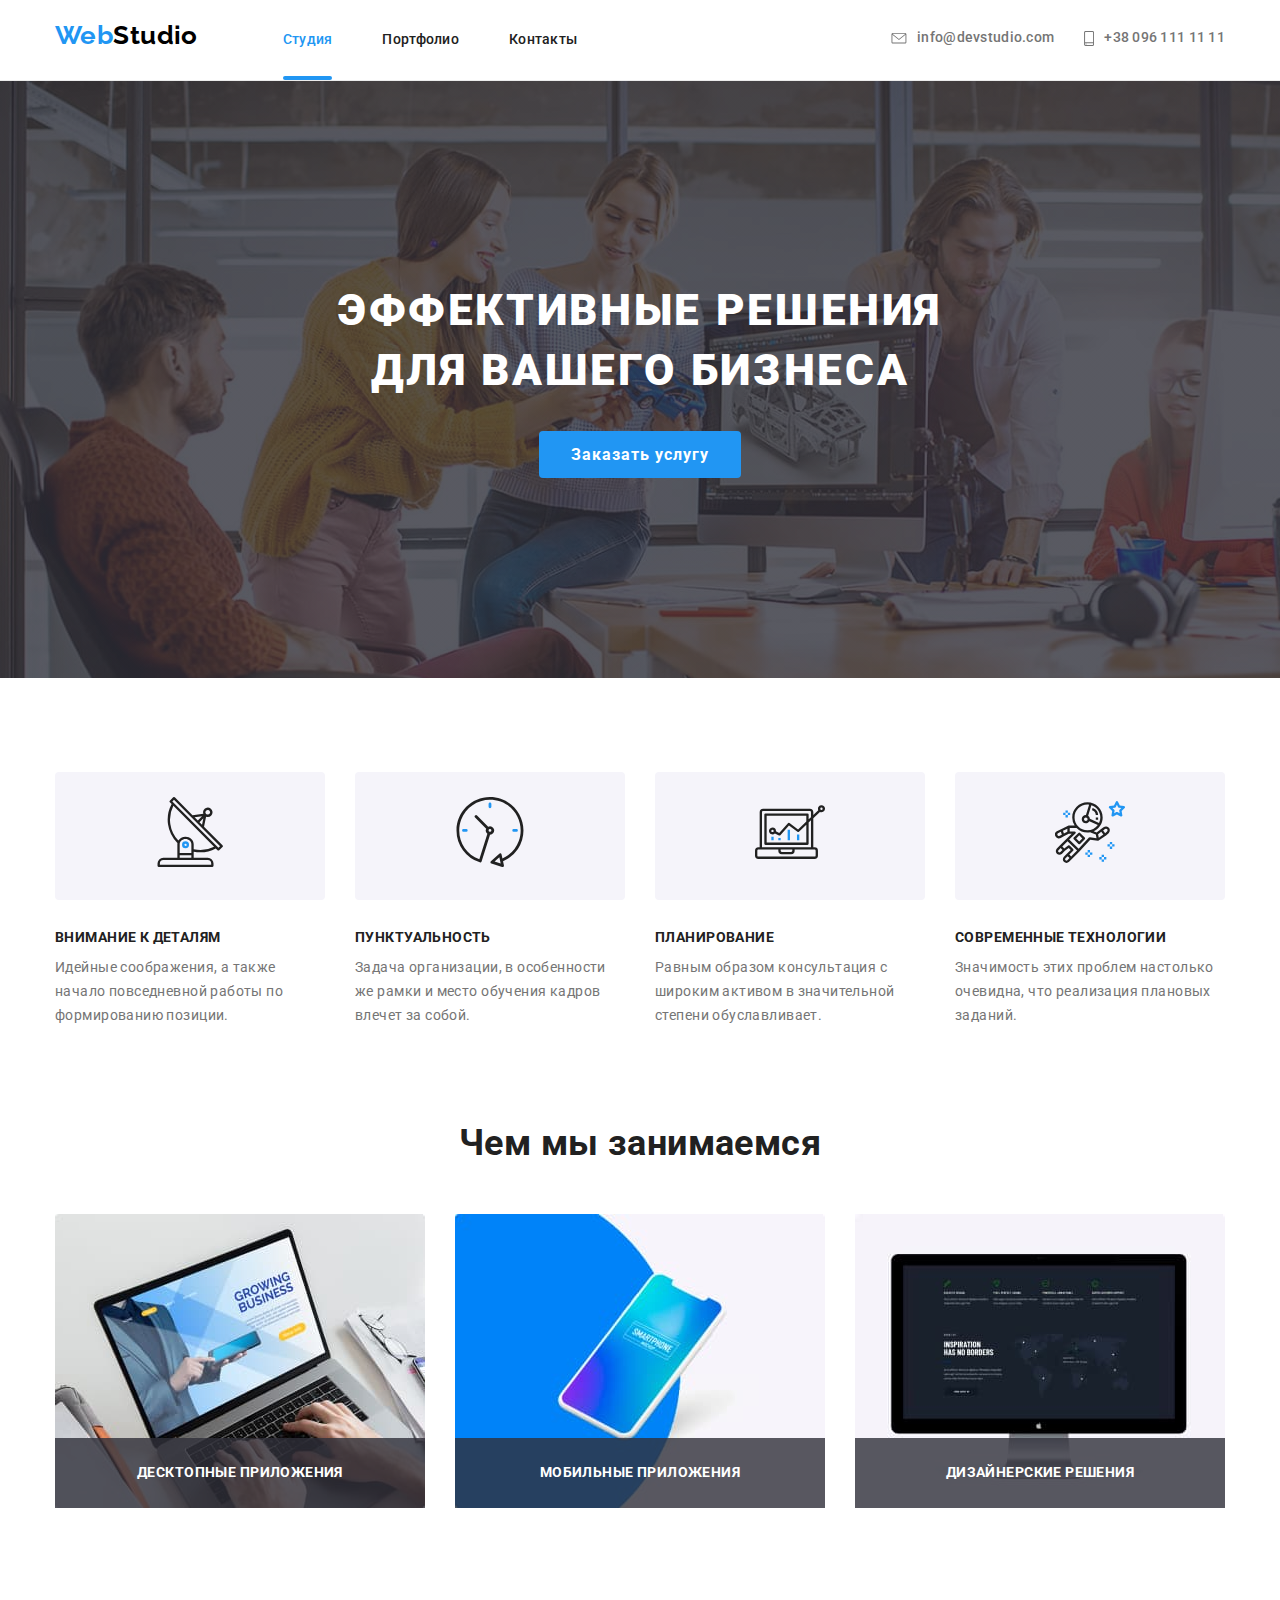
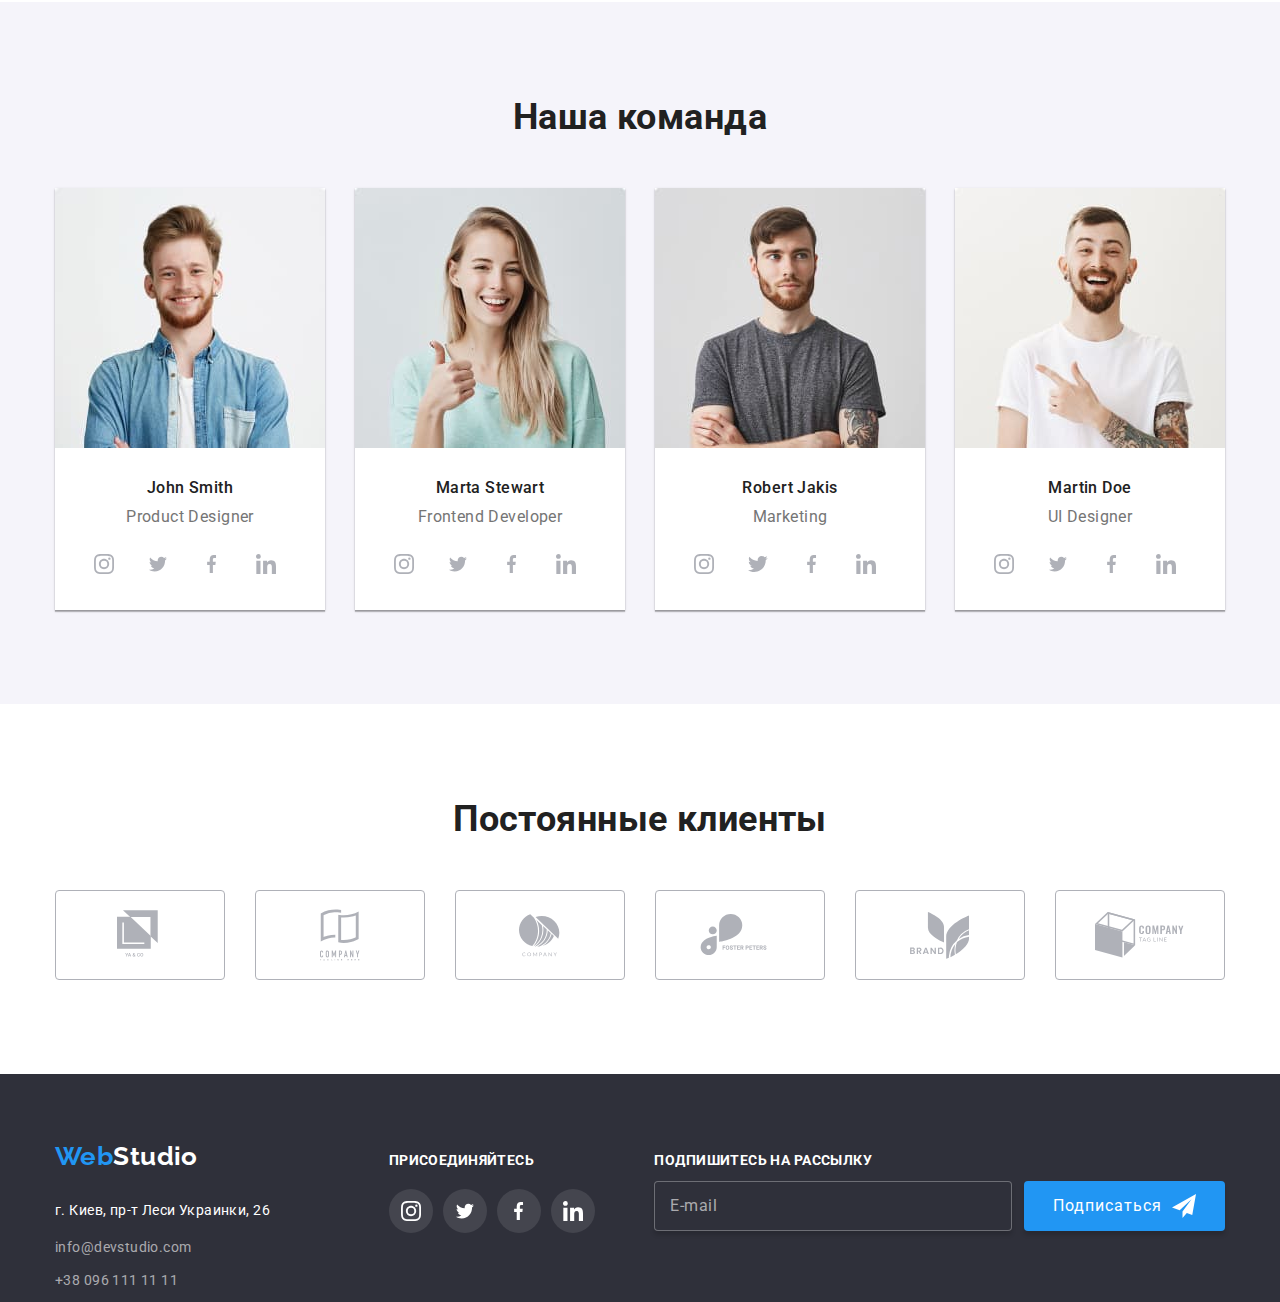
<file: index.html>
<!DOCTYPE html>
<html lang="ru">
  <head>
    <meta charset="UTF-8" />
    <meta name="viewport" content="width=device-width, initial-scale=1.0" />
    <title>Домашка</title>
    <link
      href="https://fonts.googleapis.com/css2?family=Raleway:wght@700&family=Roboto:wght@400;500;700;900&display=swap"
      rel="stylesheet"
    />
    <link
      rel="stylesheet"
      href="https://cdnjs.cloudflare.com/ajax/libs/modern-normalize/0.6.0/modern-normalize.min.css"
    />
    <link rel="stylesheet" href="./css/main.min.css" />
  </head>
  <body>
    <header class="header">
      <div class="container main-nav">
        <a href="#" lang="en" class="logo"
          ><span>Web</span><span class="logo-studio">Studio</span></a
        >
        <nav>
          <ul class="saite-nav list">
            <li class="item">
              <a href="#" class="link current">Студия</a>
            </li>
            <li class="item">
              <a href="./portfolio.html" class="link">Портфолио</a>
            </li>
            <li class="item"><a href="#" class="link">Контакты</a></li>
          </ul>
        </nav>
        <address class="address">
          <a href="mailto:info@devstudio.com" class="contact link">
            <svg class="nav-icon" width="16px" height="11.2px">
              <use href="./images/symbol-defs.svg#icon-envelope"></use>
            </svg>
            info@devstudio.com</a
          >
          <a href="tel:+380961111111" class="contact link">
            <svg class="nav-icon" width="10px" height="15px">
              <use href="./images/symbol-defs.svg#icon-smartphone"></use>
            </svg>

            +38 096 111 11 11</a
          >
        </address>
      </div>
    </header>
    <main>
      <section class="hero">
        <div class="container hero-container">
          <h1 class="hero-title">эффективные решения для вашего бизнеса</h1>
          <a data-modal-open class="button-hero">Заказать услугу</a>
        </div>
      </section>

      <section class="task-section">
        <div class="container">
          <h2 class="visually-hidden">задачи</h2>
          <ul class="list task">
            <li class="task-item">
              <div class="task-icon">
                <svg width="70px" height="70px">
                  <use href="./images/symbol-defs.svg#icon-antena"></use>
                </svg>
              </div>
              <h3 class="title text-style">Внимание к деталям</h3>
              <p class="task-description">
                Идейные соображения, а также начало повседневной работы по
                формированию позиции.
              </p>
            </li>

            <li class="task-item">
              <div class="task-icon">
                <svg width="70px" height="70px">
                  <use href="./images/symbol-defs.svg#icon-clock"></use>
                </svg>
              </div>
              <h3 class="title text-style">Пунктуальность</h3>
              <p class="task-description">
                Задача организации, в особенности же рамки и место обучения
                кадров влечет за собой.
              </p>
            </li>

            <li class="task-item">
              <div class="task-icon">
                <svg width="70px" height="70px">
                  <use href="./images/symbol-defs.svg#icon-diagram"></use>
                </svg>
              </div>
              <h3 class="title text-style">Планирование</h3>
              <p class="task-description">
                Равным образом консультация с широким активом в значительной
                степени обуславливает.
              </p>
            </li>

            <li class="task-item">
              <div class="task-icon">
                <svg width="70px" height="70px">
                  <use href="./images/symbol-defs.svg#icon-astronaut"></use>
                </svg>
              </div>
              <h3 class="title text-style">Современные технологии</h3>
              <p class="task-description">
                Значимость этих проблем настолько очевидна, что реализация
                плановых заданий.
              </p>
            </li>
          </ul>
        </div>
      </section>

      <section class="trend">
        <div class="container">
          <h2 class="title section-title">Чем мы занимаемся</h2>
          <ul class="list trend-container">
            <li class="trend-item">
              <a href="">
                <img
                  src="./images/destop-appli.jpg"
                  alt="Десктопные приложения"
                  width="370"
                  height="294"
              /></a>
              <p class="caption text-style">Десктопные приложения</p>
            </li>

            <li class="trend-item">
              <a href="">
                <img
                  src="./images/mob-appl.jpg"
                  alt="Мобильные приложения"
                  width="370"
                  height="294"
              /></a>
              <p class="caption text-style">Мобильные приложения</p>
            </li>

            <li class="trend-item">
              <a href="">
                <img
                  src="./images/dizain.jpg"
                  alt="Дизайнерские решения"
                  width="370"
                  height="294"
              /></a>
              <p class="caption text-style">Дизайнерские решения</p>
            </li>
          </ul>
        </div>
      </section>

      <section class="team">
        <div class="container">
          <h2 class="title section-title">Наша команда</h2>
          <ul lang="en" class="list team-container">
            <li class="expert">
              <img
                src="./images/johnsmit.jpg"
                alt="фото"
                width="270"
                height="260"
              />
              <h3 class="title name">John Smith</h3>
              <p class="position">Product Designer</p>
              <ul class="list team-icon">
                <li class="team-item">
                  <a href="#" aria-label="Ссылка на Instagram" class="link"
                    ><svg width="20px" height="20px">
                      <use href="./images/symbol-defs.svg#icon-instagram"></use>
                    </svg>
                  </a>
                </li>
                <li class="team-item">
                  <a href="#" aria-label="Ссылка на Twitter" class="link"
                    ><svg width="20px" height="16.2px">
                      <use href="./images/symbol-defs.svg#icon-twiter"></use>
                    </svg>
                  </a>
                </li>
                <li class="team-item">
                  <a href="#" aria-label="Ссылка на Facebook" class="link">
                    <svg width="10px" height="20px">
                      <use href="./images/symbol-defs.svg#icon-facebook"></use>
                    </svg>
                  </a>
                </li>
                <li class="team-item">
                  <a href="#" aria-label="Ссылка на LinkedIn" class="link"
                    ><svg width="20px" height="20px">
                      <use href="./images/symbol-defs.svg#icon-linkedin"></use>
                    </svg>
                  </a>
                </li>
              </ul>
            </li>

            <li class="expert">
              <img
                src="./images/martastewart.jpg"
                alt="фото"
                width="270"
                height="260"
              />
              <h3 class="title name">Marta Stewart</h3>
              <p class="position">Frontend Developer</p>
              <ul class="list team-icon">
                <li class="team-item">
                  <a href="#" aria-label="Ссылка на Instagram" class="link"
                    ><svg width="20px" height="20px">
                      <use href="./images/symbol-defs.svg#icon-instagram"></use>
                    </svg>
                  </a>
                </li>
                <li class="team-item">
                  <a href="#" aria-label="Ссылка на Twitter" class="link"
                    ><svg width="20px" height="16.2px">
                      <use href="./images/symbol-defs.svg#icon-twiter"></use>
                    </svg>
                  </a>
                </li>
                <li class="team-item">
                  <a href="#" aria-label="Ссылка на Facebook" class="link"
                    ><svg width="10px" height="20px">
                      <use href="./images/symbol-defs.svg#icon-facebook"></use>
                    </svg>
                  </a>
                </li>
                <li class="team-item">
                  <a href="#" aria-label="Ссылка на LinkedIn" class="link"
                    ><svg width="20px" height="20px">
                      <use href="./images/symbol-defs.svg#icon-linkedin"></use>
                    </svg>
                  </a>
                </li>
              </ul>
            </li>

            <li class="expert">
              <img
                src="./images/robertjakis.jpg"
                alt="фото"
                width="270"
                height="260"
              />
              <h3 class="title name">Robert Jakis</h3>
              <p class="position">Marketing</p>
              <ul class="list team-icon">
                <li class="team-item">
                  <a href="#" aria-label="Ссылка на Instagram" class="link"
                    ><svg width="20px" height="20px">
                      <use href="./images/symbol-defs.svg#icon-instagram"></use>
                    </svg>
                  </a>
                </li>
                <li class="team-item">
                  <a href="#" aria-label="Ссылка на Twitter" class="link"
                    ><svg width="20px" height="20px">
                      <use href="./images/symbol-defs.svg#icon-twiter"></use>
                    </svg>
                  </a>
                </li>
                <li class="team-item">
                  <a href="#" aria-label="Ссылка на Facebook" class="link"
                    ><svg width="10px" height="20px">
                      <use href="./images/symbol-defs.svg#icon-facebook"></use>
                    </svg>
                  </a>
                </li>
                <li class="team-item">
                  <a href="#" aria-label="Ссылка на LinkedIn" class="link"
                    ><svg width="20px" height="20px">
                      <use href="./images/symbol-defs.svg#icon-linkedin"></use>
                    </svg>
                  </a>
                </li>
              </ul>
            </li>

            <li class="expert">
              <img
                src="./images/martindoe.jpg"
                alt="фото"
                width="270"
                height="260"
              />
              <h3 class="title name">Martin Doe</h3>
              <p class="position">UI Designer</p>
              <ul class="list team-icon">
                <li class="team-item">
                  <a href="#" aria-label="Ссылка на Instagram" class="link"
                    ><svg width="20px" height="20px">
                      <use href="./images/symbol-defs.svg#icon-instagram"></use>
                    </svg>
                  </a>
                </li>
                <li class="team-item">
                  <a href="#" aria-label="Ссылка на Twitter" class="link"
                    ><svg width="20px" height="16.2px">
                      <use href="./images/symbol-defs.svg#icon-twiter"></use>
                    </svg>
                  </a>
                </li>
                <li class="team-item">
                  <a href="#" aria-label="Ссылка на Facebook" class="link"
                    ><svg width="10px" height="20px">
                      <use href="./images/symbol-defs.svg#icon-facebook"></use>
                    </svg>
                  </a>
                </li>
                <li class="team-item">
                  <a href="#" aria-label="Ссылка на LinkedIn" class="link">
                    <svg width="20px" height="20px">
                      <use href="./images/symbol-defs.svg#icon-linkedin"></use>
                    </svg>
                  </a>
                </li>
              </ul>
            </li>
          </ul>
        </div>
      </section>

      <section class="partners">
        <div class="container">
          <h2 class="title section-title">Постоянные клиенты</h2>
          <ul class="list partners-container">
            <li class="partners-item">
              <a href="#" class="icon"
                ><svg class="icon-logo" width="45px" height="50px">
                  <use href="./images/symbol-defs.svg#icon-logo1"></use>
                </svg>
              </a>
            </li>
            <li class="partners-item">
              <a href="#" class="icon">
                <svg class="icon-logo" width="40px" height="52px">
                  <use href="./images/symbol-defs.svg#icon-logo2"></use>
                </svg>
              </a>
            </li>
            <li class="partners-item">
              <a href="#" class="icon">
                <svg class="icon-logo" width="41px" height="43px">
                  <use href="./images/symbol-defs.svg#icon-logo3"></use>
                </svg>
              </a>
            </li>
            <li class="partners-item">
              <a href="#" class="icon">
                <svg class="icon-logo" width="80px" height="42px">
                  <use href="./images/symbol-defs.svg#icon-logo4"></use>
                </svg>
              </a>
            </li>
            <li class="partners-item">
              <a href="#" class="icon">
                <svg class="icon-logo" width="59px" height="47px">
                  <use href="./images/symbol-defs.svg#icon-logo5"></use>
                </svg>
              </a>
            </li>
            <li class="partners-item">
              <a href="#" class="icon">
                <svg class="icon-logo" width="89px" height="46px">
                  <use href="./images/symbol-defs.svg#icon-logo6"></use>
                </svg>
              </a>
            </li>
          </ul>
        </div>
      </section>
    </main>

    <footer class="footer">
      <div class="container container-footer">
        <div class="address-logo">
          <a href="#" lang="en" class="logo"
            ><span>Web</span><span class="logo-footer">Studio</span></a
          >
          <address class="address-footer">
            <p>г. Киев, пр-т Леси Украинки, 26</p>
            <a href="mailto:info@devstudio.com" class="contact-footer"
              >info@devstudio.com</a
            >
            <a href="tel:+380961111111" class="contact-footer"
              >+38 096 111 11 11</a
            >
          </address>
        </div>

        <div>
          <h2 class="text-style">присоединяйтесь</h2>
          <ul class="list icon-footer">
            <li class="social-network">
              <a href="#" aria-label="Ссылка на Instagram" class="link">
                <svg width="20px" height="20px">
                  <use href="./images/symbol-defs.svg#icon-instagram"></use>
                </svg>
              </a>
            </li>
            <li class="social-network">
              <a href="#" aria-label="Ссылка на Twitter" class="link">
                <svg width="20px" height="16.2px">
                  <use href="./images/symbol-defs.svg#icon-twiter"></use>
                </svg>
              </a>
            </li>
            <li class="social-network">
              <a href="#" aria-label="Ссылка на Facebook" class="link">
                <svg width="10px" height="20px">
                  <use href="./images/symbol-defs.svg#icon-facebook"></use>
                </svg>
              </a>
            </li>
            <li class="social-network">
              <a href="#" aria-label="Ссылка на LinkedIn" class="link">
                <svg width="20px" height="20px">
                  <use href="./images/symbol-defs.svg#icon-linkedin"></use>
                </svg>
              </a>
            </li>
          </ul>
        </div>
        <div>
          <h2 class="text-style">Подпишитесь на рассылку</h2>
          <form class="footer-form">
            <label class="footer-field">
              <input
                class="footer-input"
                type="email"
                name="email"
                placeholder=" "
              />
              <span class="footer-label">E-mail</span>
            </label>
            <button type="button" class="button-footer">
              Подписаться
              <svg class="button-icon" width="24px" height="24px">
                <use href="./images/symbol-defs.svg#icon-send"></use>
              </svg>
            </button>
          </form>
        </div>
      </div>
    </footer>
    <div data-modal class="backdrop is-hidden">
      <div class="modal">
        <button class="close-button" type="button" data-modal-close>
          <svg width="18px" height="18px">
            <use href="./images/symbol-defs.svg#icon-close"></use>
          </svg>
        </button>
        <h2 class="form-title">Оставьте свои данные, мы вам перезвоним</h2>
        <form js-speaker-form class="form" autocomplete="off">
          <div class="group">
            <label class="form-field"
              ><input
                class="form-input"
                type="text"
                name="name"
                placeholder=" "
              />
              <span class="form-label">Имя</span>
              <svg class="form-icon" width="18px" height="18px">
                <use href="./images/symbol-defs.svg#icon-name"></use>
              </svg>
            </label>

            <label class="form-field"
              ><input
                class="form-input"
                type="tel"
                name="tel"
                placeholder=" "
              />
              <span class="form-label"> Телефон</span>
              <svg class="form-icon" width="18px" height="18px">
                <use href="./images/symbol-defs.svg#icon-phone"></use>
              </svg>
            </label>

            <label class="form-field"
              ><input
                class="form-input"
                type="email"
                name="email"
                placeholder=" "
              />
              <span class="form-label">Почта</span>
              <svg class="form-icon" width="18px" height="18px">
                <use href="./images/symbol-defs.svg#icon-email"></use>
              </svg>
            </label>

            <label class="comment-field">
              <textarea
                class="form-comment"
                name="comment"
                placeholder=" "
                cols="30"
                rows="10"
              ></textarea>
              <span class="comment-label">Комментарий</span>
            </label>
          </div>

          <div class="group">
            <label>
              <input class="checkbox" type="checkbox" name="policy" />
              <svg class="checkbox-icon" width="16px" height="15px">
                <use href="./images/symbol-defs.svg#icon-check"></use>
              </svg>
              <span>Соглашаюсь с рассылкой и принимаю </span>
              <a class="contract" href="#">Условия договора</a>
            </label>
          </div>
          <button class="button-submit" type="submit">Отправить</button>
        </form>
      </div>
    </div>
    <script src="./js/modal.js"></script>
    <script>
      (() => {
        document
          .querySelector('.js-speaker-form')
          .addEventListener('submit', e => {
            e.preventDefault();

            new FormData(e.currentTarget).forEach((value, name) =>
              console.log(`${name}: ${value}`),
            );

            e.currentTarget.reset();
          });
      })();
    </script>
  </body>
</html>
</file>
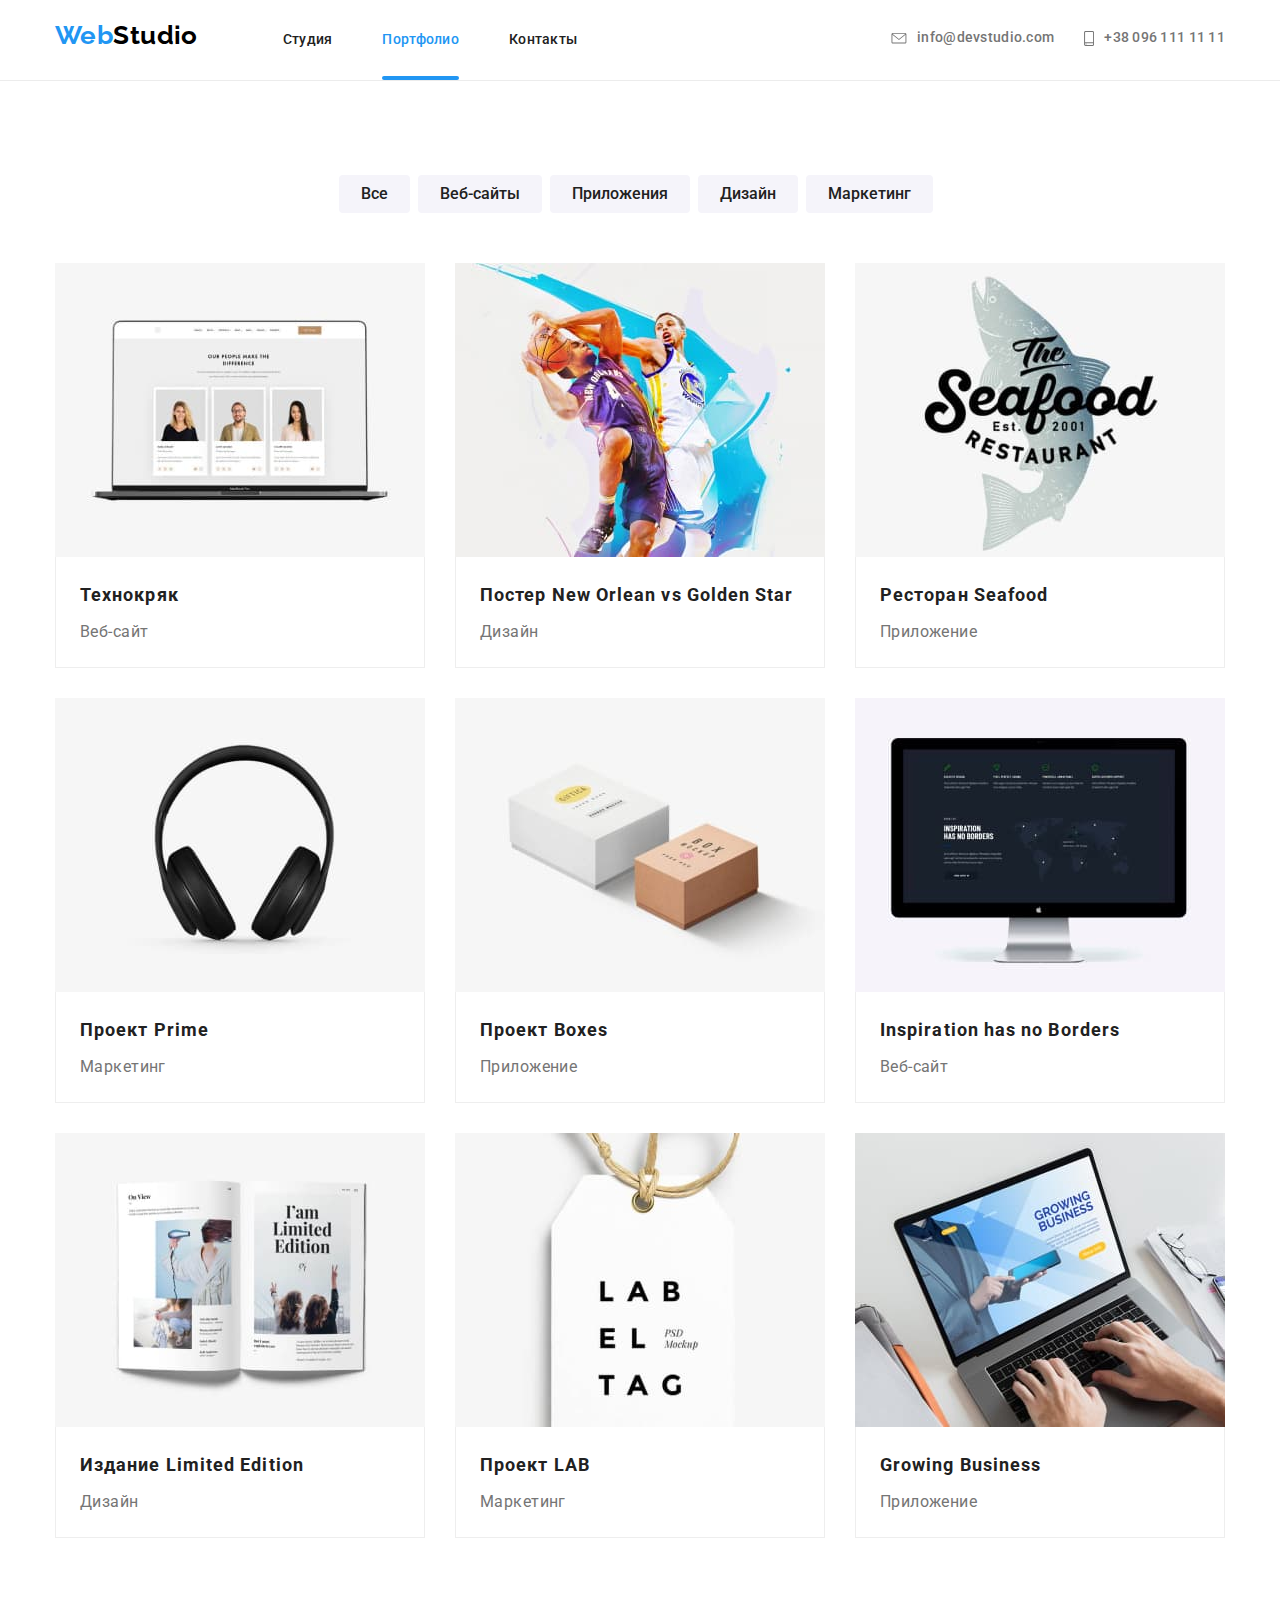
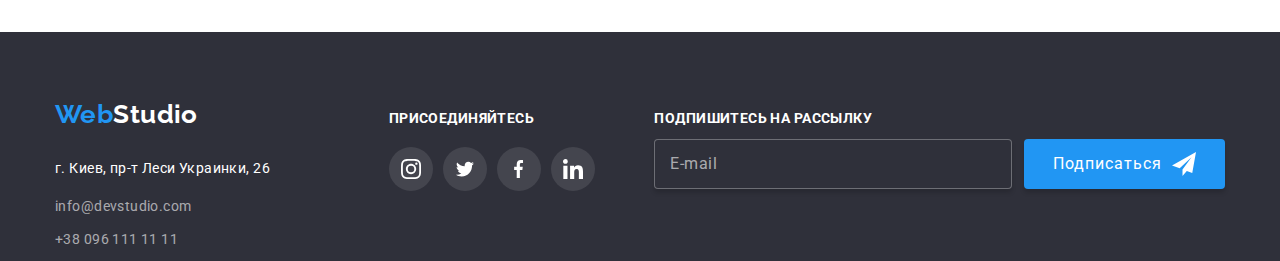
<file: portfolio.html>
<!DOCTYPE html>
<html lang="ru">
  <head>
    <meta charset="UTF-8" />
    <meta name="viewport" content="width=device-width, initial-scale=1.0" />
    <title>Домашка</title>
    <link
      href="https://fonts.googleapis.com/css2?family=Raleway:wght@700&family=Roboto:wght@400;500;700;900&display=swap"
      rel="stylesheet"
    />
    <link
      rel="stylesheet"
      href="https://cdnjs.cloudflare.com/ajax/libs/modern-normalize/0.6.0/modern-normalize.min.css"
    />
    <link rel="stylesheet" href="./css/main.min.css" />
  </head>

  <body>
    <header class="header">
      <div class="container main-nav">
        <a href="./index.html" lang="en" class="logo"
          ><span>Web</span><span class="logo-studio">Studio</span></a
        >
        <nav>
          <ul class="saite-nav list">
            <li class="item">
              <a href="./index.html" class="link">Студия</a>
            </li>
            <li class="item">
              <a href="#" class="link current">Портфолио</a>
            </li>
            <li class="item"><a href="#" class="link">Контакты</a></li>
          </ul>
        </nav>
        <address class="address">
          <a href="mailto:info@devstudio.com" class="contact link">
            <svg class="nav-icon" width="16px" height="11.2px">
              <use href="./images/symbol-defs.svg#icon-envelope"></use>
            </svg>
            info@devstudio.com</a
          >
          <a href="tel:+380961111111" class="contact link">
            <svg class="nav-icon" width="10px" height="15px">
              <use href="./images/symbol-defs.svg#icon-smartphone"></use>
            </svg>

            +38 096 111 11 11</a
          >
        </address>
      </div>
    </header>

    <main>
      <section class="portfolio">
        <div class="container button-container">
          <button type="button" class="button">Все</button>
          <button type="button" class="button">Веб-сайты</button>
          <button type="button" class="button">Приложения</button>
          <button type="button" class="button">Дизайн</button>
          <button type="button" class="button">Маркетинг</button>
        </div>
        <div class="container">
          <ul class="list card">
            <li class="card-item">
              <a href="#" class="main-card"
                ><div class="product-card">
                  <img src="./images/tehnokryak.jpg" alt="Программа" />
                  <p class="description">
                    Технокряк это современная площадка распространения
                    коронавируса. Компании используют эту платформу для
                    цифрового шпионажа и атак на защищённые сервера конкурентов.
                  </p>
                </div>

                <div class="card-container">
                  <h2 class="title">Технокряк</h2>
                  <p class="category">Веб-сайт</p>
                </div>
              </a>
            </li>

            <li class="card-item">
              <a href="#" class="main-card"
                ><div class="product-card">
                  <img src="./images/new-orlean.jpg" alt="баскедбол" />
                  <p class="description">
                    Lorem ipsum dolor sit amet consectetur adipisicing elit.
                    Deserunt excepturi similique vitae deleniti maiores ad
                    veritatis, dolorum, ab soluta nostrum, explicabo distinctio
                    et ducimus. Saepe quis perferendis odit temporibus
                    quibusdam!
                  </p>
                </div>

                <div class="card-container">
                  <h2 class="title">Постер New Orlean vs Golden Star</h2>
                  <p class="category">Дизайн</p>
                </div>
              </a>
            </li>

            <li class="card-item">
              <a href="#" class="main-card"
                ><div class="product-card">
                  <img src="./images/seafood.jpg" alt="Логотип ресторана" />
                  <p class="description">
                    Lorem ipsum dolor sit amet consectetur adipisicing elit.
                    Deserunt excepturi similique vitae deleniti maiores ad
                    veritatis, dolorum, ab soluta nostrum, explicabo distinctio
                    et ducimus. Saepe quis perferendis odit temporibus
                    quibusdam!
                  </p>
                </div>
                <div class="card-container">
                  <h2 class="title">Ресторан Seafood</h2>
                  <p class="category">Приложение</p>
                </div>
              </a>
            </li>

            <li class="card-item">
              <a href="#" class="main-card"
                ><div class="product-card">
                  <img src="./images/prime.jpg" alt="Наушники" />
                  <p class="description">
                    Lorem ipsum dolor sit amet consectetur adipisicing elit.
                    Deserunt excepturi similique vitae deleniti maiores ad
                    veritatis, dolorum, ab soluta nostrum, explicabo distinctio
                    et ducimus. Saepe quis perferendis odit temporibus
                    quibusdam!
                  </p>
                </div>
                <div class="card-container">
                  <h2 class="title">Проект Prime</h2>
                  <p class="category">Маркетинг</p>
                </div>
              </a>
            </li>

            <li class="card-item">
              <a href="#" class="main-card"
                ><div class="product-card">
                  <img src="./images/boxes.jpg" alt="Коробки" />
                  <p class="description">
                    Lorem ipsum dolor sit amet consectetur adipisicing elit.
                    Deserunt excepturi similique vitae deleniti maiores ad
                    veritatis, dolorum, ab soluta nostrum, explicabo distinctio
                    et ducimus. Saepe quis perferendis odit temporibus
                    quibusdam!
                  </p>
                </div>
                <div class="card-container">
                  <h2 class="title">Проект Boxes</h2>
                  <p class="category">Приложение</p>
                </div>
              </a>
            </li>

            <li class="card-item">
              <a href="#" class="main-card"
                ><div class="product-card">
                  <img src="./images/inspiration.jpg" alt="Монитор" />
                  <p class="description">
                    Lorem ipsum dolor sit amet consectetur adipisicing elit.
                    Deserunt excepturi similique vitae deleniti maiores ad
                    veritatis, dolorum, ab soluta nostrum, explicabo distinctio
                    et ducimus. Saepe quis perferendis odit temporibus
                    quibusdam!
                  </p>
                </div>
                <div class="card-container">
                  <h2 class="title">Inspiration has no Borders</h2>
                  <p class="category">Веб-сайт</p>
                </div>
              </a>
            </li>

            <li class="card-item">
              <a href="#" class="main-card"
                ><div class="product-card">
                  <img src="./images/edition.jpg" alt="Журнал" />
                  <p class="description">
                    Lorem ipsum dolor sit amet consectetur adipisicing elit.
                    Deserunt excepturi similique vitae deleniti maiores ad
                    veritatis, dolorum, ab soluta nostrum, explicabo distinctio
                    et ducimus. Saepe quis perferendis odit temporibus
                    quibusdam!
                  </p>
                </div>
                <div class="card-container">
                  <h2 class="title">Издание Limited Edition</h2>
                  <p class="category">Дизайн</p>
                </div>
              </a>
            </li>

            <li class="card-item">
              <a href="#" class="main-card"
                ><div class="product-card">
                  <img src="./images/lab.jpg" alt="Брелок" />
                  <p class="description">
                    Lorem ipsum dolor sit amet consectetur adipisicing elit.
                    Deserunt excepturi similique vitae deleniti maiores ad
                    veritatis, dolorum, ab soluta nostrum, explicabo distinctio
                    et ducimus. Saepe quis perferendis odit temporibus
                    quibusdam!
                  </p>
                </div>
                <div class="card-container">
                  <h2 class="title">Проект LAB</h2>
                  <p class="category">Маркетинг</p>
                </div>
              </a>
            </li>

            <li class="card-item">
              <a href="#" class="main-card"
                ><div class="product-card">
                  <img src="./images/growing.jpg" alt="Ноутбук" />
                  <p class="description">
                    Lorem ipsum dolor sit amet consectetur adipisicing elit.
                    Deserunt excepturi similique vitae deleniti maiores ad
                    veritatis, dolorum, ab soluta nostrum, explicabo distinctio
                    et ducimus. Saepe quis perferendis odit temporibus
                    quibusdam!
                  </p>
                </div>
                <div class="card-container">
                  <h2 class="title">Growing Business</h2>
                  <p class="category">Приложение</p>
                </div>
              </a>
            </li>
          </ul>
        </div>
      </section>
    </main>

    <footer class="footer">
      <div class="container container-footer">
        <div class="address-logo">
          <a href="#" lang="en" class="logo"
            ><span>Web</span><span class="logo-footer">Studio</span></a
          >
          <address class="address-footer">
            <p>г. Киев, пр-т Леси Украинки, 26</p>
            <a href="mailto:info@devstudio.com" class="contact-footer"
              >info@devstudio.com</a
            >
            <a href="tel:+380961111111" class="contact-footer"
              >+38 096 111 11 11</a
            >
          </address>
        </div>

        <div>
          <h2 class="text-style">присоединяйтесь</h2>
          <ul class="list icon-footer">
            <li class="social-network">
              <a href="#" aria-label="Ссылка на Instagram" class="link">
                <svg width="20px" height="20px">
                  <use href="./images/symbol-defs.svg#icon-instagram"></use>
                </svg>
              </a>
            </li>
            <li class="social-network">
              <a href="#" aria-label="Ссылка на Twitter" class="link">
                <svg width="20px" height="16.2px">
                  <use href="./images/symbol-defs.svg#icon-twiter"></use>
                </svg>
              </a>
            </li>
            <li class="social-network">
              <a href="#" aria-label="Ссылка на Facebook" class="link">
                <svg width="10px" height="20px">
                  <use href="./images/symbol-defs.svg#icon-facebook"></use>
                </svg>
              </a>
            </li>
            <li class="social-network">
              <a href="#" aria-label="Ссылка на LinkedIn" class="link">
                <svg width="20px" height="20px">
                  <use href="./images/symbol-defs.svg#icon-linkedin"></use>
                </svg>
              </a>
            </li>
          </ul>
        </div>
        <div>
          <h2 class="text-style">Подпишитесь на рассылку</h2>
          <form class="footer-form">
            <label class="footer-field">
              <input
                class="footer-input"
                type="email"
                name="email"
                placeholder=" "
              />
              <span class="footer-label">E-mail</span>
            </label>
            <button type="button" class="button-footer">
              Подписаться
              <svg class="button-icon" width="24px" height="24px">
                <use href="./images/symbol-defs.svg#icon-send"></use>
              </svg>
            </button>
          </form>
        </div>
      </div>
    </footer>
  </body>
</html>
</file>
<file: css/main.min.css>
.checkbox,.visually-hidden{position:absolute;width:1px;height:1px;margin:-1px;border:0;padding:0;clip:rect(0 0 0 0);overflow:hidden}body{margin:auto;max-width:1600px;color:#757575;outline:1px solid #e5e5e5;font-family:Roboto,sans-serif;font-size:14px;line-height:1.71;letter-spacing:0.03em}img{display:block}.container{margin-left:auto;margin-right:auto;width:1200px;padding-left:15px;padding-right:15px}.list{margin:0;padding:0;list-style:none}.title{color:#212121}.section-title{font-weight:700;font-size:36px;line-height:1.17;text-align:center}.text-style{font-weight:700;font-size:14px;line-height:1.14;text-transform:uppercase}.link{color:#212121;font-weight:500;font-size:14px;line-height:1.14;letter-spacing:0.02em;text-decoration:none;-webkit-transition:color 250ms cubic-bezier(0.4, 0, 0.2, 1);transition:color 250ms cubic-bezier(0.4, 0, 0.2, 1)}.link:hover,.link:focus{color:#2196f3}.header{border-bottom:1px solid #ececec;background-color:#fff}.main-nav{display:-webkit-box;display:-ms-flexbox;display:flex;-webkit-box-align:baseline;-ms-flex-align:baseline;align-items:baseline}.logo{color:#2196f3;font-family:Raleway, sans-serif;font-weight:700;font-size:26px;text-decoration:none}.logo-studio{color:#000}.logo-footer{color:#fff}.saite-nav{display:-webkit-box;display:-ms-flexbox;display:flex;margin-left:85px}.saite-nav .item+.item{margin-left:50px}.saite-nav .link{display:block;padding-top:32px;padding-bottom:32px}.nav-icon{margin-right:10px;fill:currentColor}.current{position:relative;display:block;color:#2196f3}.current::after{position:absolute;bottom:0px;display:block;content:'';height:4px;width:100%;background-color:#2196f3;border-radius:2px}.address{display:-webkit-box;display:-ms-flexbox;display:flex;margin-left:auto}.address .contact+.contact{margin-left:30px}.contact{display:-webkit-box;display:-ms-flexbox;display:flex;-webkit-box-align:center;-ms-flex-align:center;align-items:center;-webkit-box-pack:center;-ms-flex-pack:center;justify-content:center;color:#757575;font-style:normal;font-weight:500;font-size:14px;line-height:1.14;text-decoration:none;-webkit-transition:color 250ms cubic-bezier(0.4, 0, 0.2, 1);transition:color 250ms cubic-bezier(0.4, 0, 0.2, 1)}.hero{background-image:-webkit-gradient(linear, left top, right top, from(rgba(47,48,58,0.8)), to(rgba(47,48,58,0.8))),url("../images/header.jpg");background-image:linear-gradient(to right, rgba(47,48,58,0.8), rgba(47,48,58,0.8)),url("../images/header.jpg");background-color:#e5e5e5}.hero-container{display:-webkit-box;display:-ms-flexbox;display:flex;-webkit-box-align:center;-ms-flex-align:center;align-items:center;-webkit-box-pack:center;-ms-flex-pack:center;justify-content:center;-webkit-box-orient:vertical;-webkit-box-direction:normal;-ms-flex-direction:column;flex-direction:column;padding-top:200px;padding-bottom:200px;text-align:center}.hero-title{display:block;margin-top:0px;margin-bottom:30px;margin-left:auto;margin-right:auto;width:696px;color:#fff;font-weight:900;font-size:44px;line-height:1.36;letter-spacing:0.06em;text-transform:uppercase}.button-hero{display:inline-block;border-radius:4px;padding:10px 32px;min-width:200px;color:#fff;background-color:#2196f3;font-weight:700;font-size:16px;letter-spacing:0.06em;text-decoration:none}.button-hero:hover,.button-hero:focus{cursor:pointer}.backdrop{position:fixed;top:0;left:0;width:100%;height:100%;background-color:rgba(0,0,0,0.2);opacity:1;-webkit-transition:color 250ms cubic-bezier(0.4, 0, 0.2, 1);transition:color 250ms cubic-bezier(0.4, 0, 0.2, 1)}.backdrop.is-hidden{opacity:0;pointer-events:none}.backdrop.is-hidden .modal{-webkit-transform:translate(-50%, -50%) scale(0.9);transform:translate(-50%, -50%) scale(0.9)}.modal{position:absolute;top:50%;left:50%;-webkit-transform:translate(-50%, -50%) scale(1);transform:translate(-50%, -50%) scale(1);width:528px;height:581px;padding:40px;background-color:#ffffff;-webkit-box-shadow:0px 2px 1px rgba(0,0,0,0.2),0px 1px 1px rgba(0,0,0,0.14),0px 1px 3px rgba(0,0,0,0.12);box-shadow:0px 2px 1px rgba(0,0,0,0.2),0px 1px 1px rgba(0,0,0,0.14),0px 1px 3px rgba(0,0,0,0.12);-webkit-transition:color 250ms cubic-bezier(0.4, 0, 0.2, 1);transition:color 250ms cubic-bezier(0.4, 0, 0.2, 1)}.close-button{position:absolute;top:8px;right:8px;display:-webkit-box;display:-ms-flexbox;display:flex;-webkit-box-align:center;-ms-flex-align:center;align-items:center;-webkit-box-pack:center;-ms-flex-pack:center;justify-content:center;margin-bottom:11px;width:30px;height:30px;background-color:#ffffff;border-radius:50%;border-color:rgba(0,0,0,0.1)}.close-button:hover,.close-button:focus{fill:#2196f3;cursor:pointer}.form{width:100%}.form-title{margin-top:0px;margin-bottom:30px;font-size:20px;line-height:23px;text-align:center;letter-spacing:0.03em;color:#212121}.form-field{position:relative;display:block;margin-bottom:28px}.form-label{position:absolute;top:50%;left:42px;-webkit-transform:translateY(-50%);transform:translateY(-50%);line-height:1.14;letter-spacing:0.01em;-webkit-transition:-webkit-transform 250ms cubic-bezier(0.4, 0, 0.2, 1);transition:-webkit-transform 250ms cubic-bezier(0.4, 0, 0.2, 1);transition:transform 250ms cubic-bezier(0.4, 0, 0.2, 1);transition:transform 250ms cubic-bezier(0.4, 0, 0.2, 1), -webkit-transform 250ms cubic-bezier(0.4, 0, 0.2, 1)}.form-input{width:100%;margin:0;padding:11px;padding-left:42px;border:1px solid rgba(33,33,33,0.2);-webkit-box-sizing:border-box;box-sizing:border-box;border-radius:4px}.form-icon{position:absolute;top:50%;left:16px;-webkit-transform:translateY(-50%);transform:translateY(-50%);display:inline-block;width:18px;height:18px}.form-field:focus-within>.form-label,.form-input:not(:placeholder-shown)+.form-label{-webkit-transform:translateY(-40px) translateX(-26px);transform:translateY(-40px) translateX(-26px);color:#2196f3}.comment-field{position:relative;display:block;margin-bottom:20px}.comment-label{position:absolute;top:12px;left:16px;-webkit-transform:translateY(0%);transform:translateY(0%);-webkit-transition:-webkit-transform 250ms cubic-bezier(0.4, 0, 0.2, 1);transition:-webkit-transform 250ms cubic-bezier(0.4, 0, 0.2, 1);transition:transform 250ms cubic-bezier(0.4, 0, 0.2, 1);transition:transform 250ms cubic-bezier(0.4, 0, 0.2, 1), -webkit-transform 250ms cubic-bezier(0.4, 0, 0.2, 1);line-height:1.14;letter-spacing:0.01em}.comment-field:focus-within>.comment-label,.form-comment:not(:placeholder-shown)+.comment-label{-webkit-transform:translateY(-30px);transform:translateY(-30px);color:#2196f3}.form-comment{margin-bottom:0px;height:120px;width:100%;padding:12px 16px;resize:none;border:1px solid rgba(33,33,33,0.2);-webkit-box-sizing:border-box;box-sizing:border-box;border-radius:4px}.checkbox-icon{display:inline-block;margin-right:8px;border:1px solid #212121;-webkit-transition:-webkit-transform 250ms cubic-bezier(0.4, 0, 0.2, 1);transition:-webkit-transform 250ms cubic-bezier(0.4, 0, 0.2, 1);transition:transform 250ms cubic-bezier(0.4, 0, 0.2, 1);transition:transform 250ms cubic-bezier(0.4, 0, 0.2, 1), -webkit-transform 250ms cubic-bezier(0.4, 0, 0.2, 1)}.checkbox:checked+.checkbox-icon{border-color:transparent;background-color:#2196f3;background-size:contain;background-origin:border-box}.contract{color:#2196f3}.button-submit{display:block;margin-top:30px;margin-right:auto;margin-left:auto;padding:10px 56px;width:200px;height:50px;border-radius:4px;border:none;-webkit-box-shadow:0px 4px 4px rgba(0,0,0,0.15);box-shadow:0px 4px 4px rgba(0,0,0,0.15);color:#fff;background-color:#2196f3;font-size:16px;line-height:1.88;letter-spacing:0.06em}.button-submit:hover,.button-submit:focus{background-color:#188ce8;cursor:pointer}.task-section{padding-top:94px;padding-bottom:94px}.task{display:-webkit-box;display:-ms-flexbox;display:flex;-ms-flex-wrap:wrap;flex-wrap:wrap}.task-item{width:calc((100% - 90px) / 4);margin-right:30px}.task-item:nth-child(4n){margin-right:0px}.task-icon{margin-top:0px;margin-bottom:30px;padding:25px 100px;background-color:#f5f4fa;border-radius:4px}.task .title{margin-top:0px;margin-bottom:10px}.task-description{margin-top:0px;margin-bottom:0px}.trend{padding-bottom:94px}.trend .title{margin-top:0px;margin-bottom:50px}.trend-container{display:-webkit-box;display:-ms-flexbox;display:flex}.trend-item{position:relative;width:calc((100% - 60px) / 3);margin-right:30px}.trend-item:nth-child(3n){margin-right:0px}.trend .caption{position:absolute;bottom:0px;display:block;margin-top:0px;margin-bottom:0px;padding-top:27px;padding-bottom:27px;width:100%;color:#fff;background-color:rgba(47,48,58,0.8);text-align:center}.team{padding-top:94px;padding-bottom:94px;background-color:#f5f4fa}.team .section-title{margin:0;margin-bottom:50px}.team-container{display:-webkit-box;display:-ms-flexbox;display:flex}.expert{display:block;width:calc((100% - 60px) / 4);margin-right:30px;padding-bottom:24px;background-color:#fff;-webkit-box-shadow:0px 2px 1px rgba(0,0,0,0.2),0px 1px 1px rgba(0,0,0,0.14),0px 1px 3px rgba(0,0,0,0.12);box-shadow:0px 2px 1px rgba(0,0,0,0.2),0px 1px 1px rgba(0,0,0,0.14),0px 1px 3px rgba(0,0,0,0.12)}.expert:nth-child(4n){margin-right:0px}.name{margin-top:30px;margin-bottom:10px;font-weight:500;font-size:16px;line-height:1.19;text-align:center}.position{margin-top:0px;margin-bottom:16px;font-size:16px;line-height:1.19;text-align:center}.team-icon{display:-webkit-box;display:-ms-flexbox;display:flex;-ms-flex-wrap:wrap;flex-wrap:wrap;-webkit-box-pack:center;-ms-flex-pack:center;justify-content:center}.team-item .link{display:-webkit-box;display:-ms-flexbox;display:flex;-webkit-box-align:center;-ms-flex-align:center;align-items:center;-webkit-box-pack:center;-ms-flex-pack:center;justify-content:center;margin-right:10px;width:44px;height:44px;border-radius:50%;fill:#afb1b8;-webkit-transition:background-color 250ms cubic-bezier(0.4, 0, 0.2, 1);transition:background-color 250ms cubic-bezier(0.4, 0, 0.2, 1);-webkit-transition:fill 250ms cubic-bezier(0.4, 0, 0.2, 1);transition:fill 250ms cubic-bezier(0.4, 0, 0.2, 1)}.team-item .link:hover,.team-item .link:focus{fill:#ffffff;background-color:#2196f3}.partners{padding-top:94px;padding-bottom:94px}.partners .section-title{margin-top:0px;margin-bottom:50px}.partners-container{display:-webkit-box;display:-ms-flexbox;display:flex;-ms-flex-wrap:wrap;flex-wrap:wrap}.icon{display:-webkit-box;display:-ms-flexbox;display:flex;min-height:90px;border:1px solid #afb1b8;border-radius:4px;fill:#afb1b8;-webkit-transition:border 250ms cubic-bezier(0.4, 0, 0.2, 1);transition:border 250ms cubic-bezier(0.4, 0, 0.2, 1);-webkit-transition:fill 250ms cubic-bezier(0.4, 0, 0.2, 1);transition:fill 250ms cubic-bezier(0.4, 0, 0.2, 1)}.icon-logo{-webkit-box-orient:vertical;-webkit-box-direction:normal;-ms-flex-direction:column;flex-direction:column;-webkit-box-pack:center;-ms-flex-pack:center;justify-content:center;margin:auto}.icon:hover,.icon:focus{fill:#2196f3;border:1px solid #2196f3}.partners-item{width:calc((100% - 150px) / 6);margin-right:30px}.partners-item:nth-child(6n){margin-right:0px}.footer{color:#fff;background-color:#2f303a}.container-footer{display:-webkit-box;display:-ms-flexbox;display:flex;padding-top:60px;-webkit-box-align:baseline;-ms-flex-align:baseline;align-items:baseline;-webkit-box-pack:justify;-ms-flex-pack:justify;justify-content:space-between}.footer .logo{display:block;margin-bottom:20px}.address-logo{margin-right:69px}.address-footer{display:block;margin-bottom:9px;font-style:normal}.contact-footer{display:block;margin-bottom:9px;text-decoration:none;color:rgba(255,255,255,0.6)}.icon-footer{display:-webkit-box;display:-ms-flexbox;display:flex;margin-top:20px}.social-network .link{display:-webkit-box;display:-ms-flexbox;display:flex;-webkit-box-align:center;-ms-flex-align:center;align-items:center;-webkit-box-pack:center;-ms-flex-pack:center;justify-content:center;margin-right:10px;width:44px;height:44px;border-radius:50%;background:rgba(255,255,255,0.1);fill:#ffffff;-webkit-transition:background-color 250ms cubic-bezier(0.4, 0, 0.2, 1);transition:background-color 250ms cubic-bezier(0.4, 0, 0.2, 1)}.social-network .link:hover,.social-network .link:focus{background-color:#2196f3}.footer-form{display:-webkit-box;display:-ms-flexbox;display:flex}.footer-field{position:relative;background-color:#2f303a}.footer-input{height:50px;width:358px;background-color:#2f303a;border:1px solid rgba(255,255,255,0.3);-webkit-box-sizing:border-box;box-sizing:border-box;-webkit-box-shadow:0px 4px 4px rgba(0,0,0,0.15);box-shadow:0px 4px 4px rgba(0,0,0,0.15);border-radius:4px}.footer-label{position:absolute;top:50%;left:16px;-webkit-transform:translateY(-50%);transform:translateY(-50%);font-size:16px;line-height:1.25;letter-spacing:0.03em;-webkit-transition:-webkit-transform 250ms cubic-bezier(0.4, 0, 0.2, 1);transition:-webkit-transform 250ms cubic-bezier(0.4, 0, 0.2, 1);transition:transform 250ms cubic-bezier(0.4, 0, 0.2, 1);transition:transform 250ms cubic-bezier(0.4, 0, 0.2, 1), -webkit-transform 250ms cubic-bezier(0.4, 0, 0.2, 1);color:rgba(255,255,255,0.6)}.footer-field:focus-within>.footer-label,.footer-input:not(:placeholder-shown)+.footer-label{-webkit-transform:translateY(-50%) translateX(-65px);transform:translateY(-50%) translateX(-65px)}.button-footer{display:-webkit-box;display:-ms-flexbox;display:flex;-webkit-box-align:center;-ms-flex-align:center;align-items:center;-webkit-box-pack:center;-ms-flex-pack:center;justify-content:center;margin-left:12px;padding:10px 29px;min-width:200px;font-size:16px;line-height:1.88;letter-spacing:0.06em;color:#fff;background-color:#2196f3;text-decoration:none;-webkit-box-shadow:0px 4px 4px rgba(0,0,0,0.15);box-shadow:0px 4px 4px rgba(0,0,0,0.15);border-radius:4px;border:none}.button-icon{margin-left:10px}.portfolio{padding-top:94px;padding-bottom:94px}.portfolio a{text-decoration:none}.button{margin-right:8px;padding:6px 22px;color:#212121;background-color:#f5f4fa;border:none;border-radius:4px;font-family:inherit;font-style:normal;font-weight:500;font-size:16px;line-height:1.63;-webkit-transition:background-color 250ms cubic-bezier(0.4, 0, 0.2, 1);transition:background-color 250ms cubic-bezier(0.4, 0, 0.2, 1);-webkit-transition:color 250ms cubic-bezier(0.4, 0, 0.2, 1);transition:color 250ms cubic-bezier(0.4, 0, 0.2, 1)}.button:hover,.button:focus{color:#fff;background-color:#2196f3}.button-container{display:-webkit-box;display:-ms-flexbox;display:flex;-webkit-box-pack:center;-ms-flex-pack:center;justify-content:center;margin-bottom:50px}.card{display:-webkit-box;display:-ms-flexbox;display:flex;-ms-flex-wrap:wrap;flex-wrap:wrap}.card-item{width:calc((100% - 60px) / 3);margin-right:30px;margin-bottom:30px}.card-item:nth-child(3n){margin-right:0px}.card-item:nth-last-child(-n+3){margin-bottom:0}.main-card{display:block}.main-card:hover,.main-card:focus{-webkit-box-shadow:1px 4px 6px rgba(0,0,0,0.16),0px 4px 4px rgba(0,0,0,0.06),0px 1px 1px rgba(0,0,0,0.12);box-shadow:1px 4px 6px rgba(0,0,0,0.16),0px 4px 4px rgba(0,0,0,0.06),0px 1px 1px rgba(0,0,0,0.12)}.card-container{border-bottom:1px solid #eeeeee;border-left:1px solid #eeeeee;border-right:1px solid #eeeeee}.portfolio .title{margin-top:0px;margin-bottom:4px;padding-top:20px;padding-left:24px;padding-right:24px;font-weight:700;font-size:18px;line-height:2;letter-spacing:0.06em}.product-card{position:relative;overflow:hidden}.description{position:absolute;top:0px;display:-webkit-box;display:-ms-flexbox;display:flex;margin:0px;padding-left:24px;padding-right:24px;-webkit-box-align:center;-ms-flex-align:center;align-items:center;width:100%;height:100%;color:#fff;background-color:rgba(33,150,243,0.9);font-size:18px;-webkit-transform:translateY(100%);transform:translateY(100%);-webkit-transition:-webkit-transform 250ms cubic-bezier(0.4, 0, 0.2, 1);transition:-webkit-transform 250ms cubic-bezier(0.4, 0, 0.2, 1);transition:transform 250ms cubic-bezier(0.4, 0, 0.2, 1);transition:transform 250ms cubic-bezier(0.4, 0, 0.2, 1), -webkit-transform 250ms cubic-bezier(0.4, 0, 0.2, 1)}.main-card:hover .description,.main-card:focus .description{-webkit-transform:translateY(0%);transform:translateY(0%)}.category{margin-top:0px;margin-bottom:20px;padding-left:24px;padding-right:24px;color:#757575;font-size:16px;line-height:1.88}
/*# sourceMappingURL=main.min.css.map */
</file>
